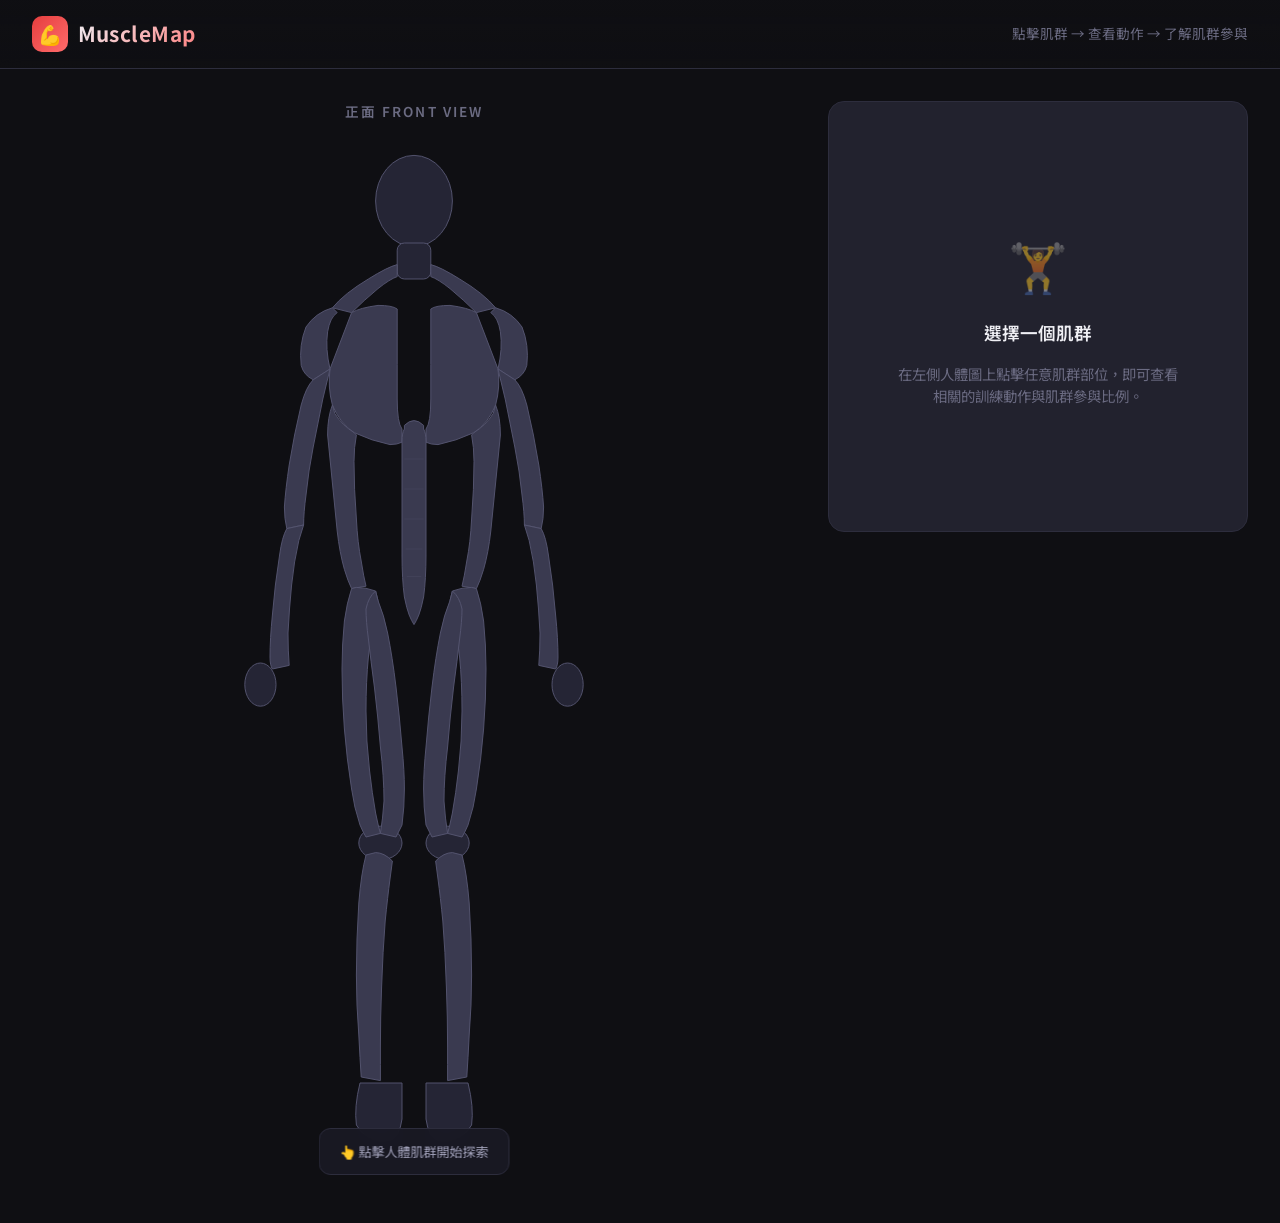
<file: index.html>
<!DOCTYPE html>
<html lang="zh-TW">
<head>
  <meta charset="UTF-8" />
  <meta name="viewport" content="width=device-width, initial-scale=1.0" />
  <title>肌群地圖 — 互動式人體肌群訓練推薦</title>
  <link rel="preconnect" href="https://fonts.googleapis.com" />
  <link rel="preconnect" href="https://fonts.gstatic.com" crossorigin />
  <link href="https://fonts.googleapis.com/css2?family=Noto+Sans+TC:wght@400;500;600;700;800&display=swap" rel="stylesheet" />
  <link rel="stylesheet" href="css/styles.css" />
</head>
<body>

  <!-- ===== Header ===== -->
  <header class="site-header">
    <div class="header-content">
      <div class="logo">
        <div class="logo-icon">💪</div>
        <h1>MuscleMap</h1>
      </div>
      <span class="header-subtitle">點擊肌群 → 查看動作 → 了解肌群參與</span>
    </div>
  </header>

  <!-- ===== Main App ===== -->
  <main class="app-container">

    <!-- Left: Body Map -->
    <section class="body-map-panel">
      <div class="view-label">正面 Front View</div>
      <div class="body-map-wrapper">
        <svg
          class="muscle-map-svg"
          viewBox="0 0 400 880"
          xmlns="http://www.w3.org/2000/svg"
          role="img"
          aria-label="Interactive front-view human body muscle map"
        >
          <defs>
            <linearGradient id="bodyGrad" x1="0" y1="0" x2="0" y2="1">
              <stop offset="0%" stop-color="#252535" />
              <stop offset="100%" stop-color="#1e1e2a" />
            </linearGradient>
            <filter id="glow">
              <feGaussianBlur stdDeviation="3" result="blur" />
              <feMerge>
                <feMergeNode in="blur" />
                <feMergeNode in="SourceGraphic" />
              </feMerge>
            </filter>
          </defs>

          <!-- ===== Non-interactive body parts ===== -->

          <!-- Head -->
          <ellipse class="body-part" cx="200" cy="55" rx="32" ry="38" />

          <!-- Neck -->
          <rect class="body-part" x="186" y="90" width="28" height="30" rx="6" />

          <!-- Hands -->
          <ellipse class="body-part" cx="72" cy="458" rx="13" ry="18" />
          <ellipse class="body-part" cx="328" cy="458" rx="13" ry="18" />

          <!-- Feet -->
          <path class="body-part" d="M155,790 Q150,810 152,825 Q158,838 180,838 Q188,835 190,820 L190,790 Z" />
          <path class="body-part" d="M245,790 Q250,810 248,825 Q242,838 220,838 Q212,835 210,820 L210,790 Z" />

          <!-- Knee caps -->
          <ellipse class="body-part" cx="172" cy="590" rx="18" ry="14" />
          <ellipse class="body-part" cx="228" cy="590" rx="18" ry="14" />

          <!-- ===== MUSCLE GROUPS (clickable) ===== -->

          <!-- === Trapezius (Left) === -->
          <path
            class="muscle-group"
            data-muscle="traps"
            d="M186,108 Q178,110 162,120 Q142,132 132,144
               L148,148 Q158,138 170,128 Q180,120 186,118 Z"
          />
          <!-- === Trapezius (Right) === -->
          <path
            class="muscle-group"
            data-muscle="traps"
            d="M214,108 Q222,110 238,120 Q258,132 268,144
               L252,148 Q242,138 230,128 Q220,120 214,118 Z"
          />

          <!-- === Left Deltoid === -->
          <path
            class="muscle-group"
            data-muscle="deltoids"
            d="M132,144 Q118,148 110,160 Q104,175 106,192
               Q108,200 116,204
               L130,195 Q126,178 128,164 Q130,152 136,148 Z"
          />
          <!-- === Right Deltoid === -->
          <path
            class="muscle-group"
            data-muscle="deltoids"
            d="M268,144 Q282,148 290,160 Q296,175 294,192
               Q292,200 284,204
               L270,195 Q274,178 272,164 Q270,152 264,148 Z"
          />

          <!-- === Left Pectoral === -->
          <path
            class="muscle-group"
            data-muscle="chest"
            d="M186,145 Q182,142 170,142 Q155,144 148,148
               L130,195 Q128,210 132,225
               Q138,240 150,248 Q165,255 180,258
               Q186,258 190,256 L190,245
               Q186,240 186,220 Q186,190 186,165 Z"
          />
          <!-- === Right Pectoral === -->
          <path
            class="muscle-group"
            data-muscle="chest"
            d="M214,145 Q218,142 230,142 Q245,144 252,148
               L270,195 Q272,210 268,225
               Q262,240 250,248 Q235,255 220,258
               Q214,258 210,256 L210,245
               Q214,240 214,220 Q214,190 214,165 Z"
          />

          <!-- === Left Bicep === -->
          <path
            class="muscle-group"
            data-muscle="biceps"
            d="M116,204 Q110,210 106,225 Q100,250 96,275
               Q93,295 92,310 Q92,320 94,328
               L108,325 Q108,315 110,300 Q112,280 116,260
               Q120,240 124,220 L130,195 Z"
          />
          <!-- === Right Bicep === -->
          <path
            class="muscle-group"
            data-muscle="biceps"
            d="M284,204 Q290,210 294,225 Q300,250 304,275
               Q307,295 308,310 Q308,320 306,328
               L292,325 Q292,315 290,300 Q288,280 284,260
               Q280,240 276,220 L270,195 Z"
          />

          <!-- === Left Forearm === -->
          <path
            class="muscle-group"
            data-muscle="forearms"
            d="M94,328 Q90,335 88,350 Q84,375 82,400
               Q80,420 80,435 Q80,442 82,445
               L96,442 Q95,430 95,415 Q96,395 98,375
               Q100,355 104,338 L108,325 Z"
          />
          <!-- === Right Forearm === -->
          <path
            class="muscle-group"
            data-muscle="forearms"
            d="M306,328 Q310,335 312,350 Q316,375 318,400
               Q320,420 320,435 Q320,442 318,445
               L304,442 Q305,430 305,415 Q304,395 302,375
               Q300,355 296,338 L292,325 Z"
          />

          <!-- === Left Obliques / Serratus === -->
          <path
            class="muscle-group"
            data-muscle="obliques"
            d="M132,225 Q128,235 128,250 Q130,270 132,290
               Q134,310 136,330 Q138,348 142,362
               Q145,372 148,378
               L160,376 Q158,368 156,355 Q153,340 152,320
               Q150,295 150,272 Q150,260 152,250
               L150,248 Q140,242 134,232 Z"
          />
          <!-- === Right Obliques / Serratus === -->
          <path
            class="muscle-group"
            data-muscle="obliques"
            d="M268,225 Q272,235 272,250 Q270,270 268,290
               Q266,310 264,330 Q262,348 258,362
               Q255,372 252,378
               L240,376 Q242,368 244,355 Q247,340 248,320
               Q250,295 250,272 Q250,260 248,250
               L250,248 Q260,242 266,232 Z"
          />

          <!-- === Abs (Rectus Abdominis) === -->
          <path
            class="muscle-group"
            data-muscle="abs"
            d="M190,256 Q190,248 192,245 L192,242 Q196,238 200,238 Q204,238 208,242
               L208,245 Q210,248 210,256
               L210,290 Q210,320 210,350
               Q210,370 208,385 Q206,395 204,400
               Q202,405 200,408 Q198,405 196,400
               Q194,395 192,385 Q190,370 190,350
               Q190,320 190,290 Z"
          />
          <!-- Abs horizontal lines (aesthetic) -->
          <line class="body-part" x1="192" y1="270" x2="208" y2="270" stroke-width="0.5" opacity="0.3" />
          <line class="body-part" x1="192" y1="295" x2="208" y2="295" stroke-width="0.5" opacity="0.3" />
          <line class="body-part" x1="192" y1="320" x2="208" y2="320" stroke-width="0.5" opacity="0.3" />
          <line class="body-part" x1="193" y1="345" x2="207" y2="345" stroke-width="0.5" opacity="0.3" />
          <line class="body-part" x1="194" y1="368" x2="206" y2="368" stroke-width="0.5" opacity="0.3" />

          <!-- === Left Quadriceps === -->
          <path
            class="muscle-group"
            data-muscle="quads"
            d="M148,378 Q144,390 142,405 Q140,425 140,445
               Q140,470 142,495 Q144,520 148,545
               Q150,560 155,575 Q158,582 160,585
               L172,582 Q170,575 168,565 Q165,548 163,530
               Q160,505 160,480 Q160,455 162,435
               Q164,418 166,405 Q168,395 170,388
               L168,380 Q160,377 152,377 Z"
          />
          <!-- === Right Quadriceps === -->
          <path
            class="muscle-group"
            data-muscle="quads"
            d="M252,378 Q256,390 258,405 Q260,425 260,445
               Q260,470 258,495 Q256,520 252,545
               Q250,560 245,575 Q242,582 240,585
               L228,582 Q230,575 232,565 Q235,548 237,530
               Q240,505 240,480 Q240,455 238,435
               Q236,418 234,405 Q232,395 230,388
               L232,380 Q240,377 248,377 Z"
          />

          <!-- === Left Adductors (Inner Thigh) === -->
          <path
            class="muscle-group"
            data-muscle="adductors"
            d="M170,388 Q175,400 178,415 Q182,435 185,460
               Q188,485 190,510 Q192,530 192,545
               Q192,560 190,575 L185,585
               L172,582 Q174,570 175,555 Q175,535 172,510
               Q170,485 167,460 Q164,438 162,420
               Q160,405 160,395 Q162,385 168,380 Z"
          />
          <!-- === Right Adductors (Inner Thigh) === -->
          <path
            class="muscle-group"
            data-muscle="adductors"
            d="M230,388 Q225,400 222,415 Q218,435 215,460
               Q212,485 210,510 Q208,530 208,545
               Q208,560 210,575 L215,585
               L228,582 Q226,570 225,555 Q225,535 228,510
               Q230,485 233,460 Q236,438 238,420
               Q240,405 240,395 Q238,385 232,380 Z"
          />

          <!-- === Left Tibialis / Calf (front) === -->
          <path
            class="muscle-group"
            data-muscle="tibialis"
            d="M160,600 Q156,615 154,640 Q152,670 152,700
               Q152,725 154,750 Q155,770 156,785
               L172,788 Q172,775 172,760 Q172,735 173,710
               Q174,680 176,655 Q178,635 180,620
               L182,605 Q175,598 168,598 Z"
          />
          <!-- === Right Tibialis / Calf (front) === -->
          <path
            class="muscle-group"
            data-muscle="tibialis"
            d="M240,600 Q244,615 246,640 Q248,670 248,700
               Q248,725 246,750 Q245,770 244,785
               L228,788 Q228,775 228,760 Q228,735 227,710
               Q226,680 224,655 Q222,635 220,620
               L218,605 Q225,598 232,598 Z"
          />

          <!-- ===== Percentage labels (hidden by default, shown on exercise select) ===== -->
          <!-- These are positioned dynamically by JavaScript -->

        </svg>

        <!-- Instructions tooltip -->
        <div class="instructions" id="instructions">
          <p>👆 點擊人體肌群開始探索</p>
        </div>

        <!-- Color legend -->
        <div class="legend" id="legend">
          <div class="legend-item">
            <div class="legend-color" style="background: rgba(220, 38, 38, 0.95);"></div>
            <span>主肌群 ≥80%</span>
          </div>
          <div class="legend-item">
            <div class="legend-color" style="background: rgba(248, 113, 113, 0.80);"></div>
            <span>次肌群 40-79%</span>
          </div>
          <div class="legend-item">
            <div class="legend-color" style="background: rgba(254, 202, 202, 0.55);"></div>
            <span>輔助 &lt;40%</span>
          </div>
        </div>
      </div>
    </section>

    <!-- Right: Exercise Panel -->
    <aside class="exercise-panel" id="exercisePanel">
      <button class="back-btn" id="backBtn" title="返回肌群選擇">
        ← 返回肌群選擇
      </button>

      <!-- Placeholder when no muscle selected -->
      <div class="placeholder-state" id="placeholder">
        <div class="placeholder-icon">🏋️</div>
        <h3>選擇一個肌群</h3>
        <p>在左側人體圖上點擊任意肌群部位，即可查看相關的訓練動作與肌群參與比例。</p>
      </div>

      <!-- Muscle info header (hidden by default) -->
      <div class="panel-header" id="muscleInfo" style="display: none;">
        <h2>
          <span class="muscle-name" id="muscleName"></span>
          <span id="muscleNameEn" style="font-weight: 400; font-size: 0.85rem; color: var(--text-muted); margin-left: 0.5rem;"></span>
        </h2>
        <p id="muscleSubtitle">點擊下方動作查看肌群參與分析</p>
        <div class="sub-groups" id="subGroups"></div>
      </div>

      <!-- Exercise list (populated by JS) -->
      <div class="exercise-list" id="exerciseList"></div>
    </aside>

  </main>

  <script src="js/muscleData.js"></script>
  <script src="js/app.js"></script>
</body>
</html>
</file>
<file: css/styles.css>
/* ===== CSS Reset & Base ===== */
*,
*::before,
*::after {
  margin: 0;
  padding: 0;
  box-sizing: border-box;
}

:root {
  --bg-primary: #0f0f13;
  --bg-secondary: #1a1a24;
  --bg-card: #22222e;
  --bg-card-hover: #2a2a38;
  --text-primary: #f0f0f5;
  --text-secondary: #a0a0b8;
  --text-muted: #6b6b82;
  --accent: #e53e3e;
  --accent-light: #fc8181;
  --accent-glow: rgba(229, 62, 62, 0.3);
  --border: #2d2d3d;
  --border-light: #3d3d50;
  --muscle-default: #3a3a50;
  --muscle-hover: #4a4a65;
  --body-outline: #555570;
  --transition-fast: 0.15s ease;
  --transition-normal: 0.25s ease;
  --transition-slow: 0.4s ease;
  --font-main: 'Noto Sans TC', 'Segoe UI', 'Helvetica Neue', Arial, sans-serif;
  --radius-sm: 8px;
  --radius-md: 12px;
  --radius-lg: 16px;
}

html {
  font-size: 16px;
  scroll-behavior: smooth;
}

body {
  font-family: var(--font-main);
  background: var(--bg-primary);
  color: var(--text-primary);
  min-height: 100vh;
  overflow-x: hidden;
  line-height: 1.6;
}

/* ===== Scrollbar ===== */
::-webkit-scrollbar {
  width: 6px;
}
::-webkit-scrollbar-track {
  background: var(--bg-secondary);
}
::-webkit-scrollbar-thumb {
  background: var(--border-light);
  border-radius: 3px;
}
::-webkit-scrollbar-thumb:hover {
  background: var(--text-muted);
}

/* ===== Header ===== */
.site-header {
  background: linear-gradient(180deg, rgba(15, 15, 19, 0.98) 0%, rgba(15, 15, 19, 0.85) 100%);
  backdrop-filter: blur(12px);
  border-bottom: 1px solid var(--border);
  padding: 1rem 2rem;
  position: sticky;
  top: 0;
  z-index: 100;
}

.header-content {
  max-width: 1440px;
  margin: 0 auto;
  display: flex;
  align-items: center;
  gap: 1rem;
}

.logo {
  display: flex;
  align-items: center;
  gap: 0.6rem;
}

.logo-icon {
  width: 36px;
  height: 36px;
  background: linear-gradient(135deg, var(--accent), #ff6b6b);
  border-radius: 10px;
  display: flex;
  align-items: center;
  justify-content: center;
  font-size: 1.2rem;
}

.logo h1 {
  font-size: 1.3rem;
  font-weight: 700;
  background: linear-gradient(135deg, var(--text-primary), var(--accent-light));
  -webkit-background-clip: text;
  -webkit-text-fill-color: transparent;
  background-clip: text;
  letter-spacing: 0.02em;
}

.header-subtitle {
  color: var(--text-muted);
  font-size: 0.85rem;
  margin-left: auto;
}

/* ===== Main Layout ===== */
.app-container {
  max-width: 1440px;
  margin: 0 auto;
  padding: 2rem;
  display: grid;
  grid-template-columns: 1fr minmax(340px, 420px);
  gap: 2rem;
  min-height: calc(100vh - 70px);
}

/* ===== Left Panel: Body Map ===== */
.body-map-panel {
  display: flex;
  flex-direction: column;
  align-items: center;
  justify-content: flex-start;
}

.body-map-wrapper {
  position: relative;
  width: 100%;
  max-width: 480px;
  margin: 0 auto;
}

.view-label {
  text-align: center;
  color: var(--text-muted);
  font-size: 0.85rem;
  font-weight: 600;
  text-transform: uppercase;
  letter-spacing: 0.15em;
  margin-bottom: 0.75rem;
}

/* SVG Muscle Map */
.muscle-map-svg {
  width: 100%;
  height: auto;
  display: block;
}

.muscle-map-svg .body-base {
  fill: #1e1e2a;
  stroke: var(--body-outline);
  stroke-width: 1;
}

.muscle-map-svg .body-part {
  fill: #252535;
  stroke: var(--body-outline);
  stroke-width: 0.8;
}

.muscle-map-svg .muscle-group {
  fill: var(--muscle-default);
  stroke: var(--body-outline);
  stroke-width: 0.8;
  cursor: pointer;
  transition: fill var(--transition-fast), stroke var(--transition-fast), filter var(--transition-fast);
}

.muscle-map-svg .muscle-group:hover {
  fill: var(--muscle-hover);
  stroke: var(--accent-light);
  stroke-width: 1.2;
  filter: brightness(1.2);
}

.muscle-map-svg .muscle-group.active {
  fill: var(--accent);
  stroke: #fff;
  stroke-width: 1.5;
  filter: drop-shadow(0 0 8px var(--accent-glow));
}

.muscle-map-svg .muscle-group.highlighted {
  transition: fill var(--transition-normal);
}

.muscle-map-svg .muscle-group.highlighted:hover {
  filter: brightness(1.15);
}

/* Muscle labels on SVG */
.muscle-map-svg .muscle-label {
  font-family: var(--font-main);
  font-size: 8px;
  font-weight: 700;
  fill: #fff;
  text-anchor: middle;
  pointer-events: none;
  opacity: 0;
  transition: opacity var(--transition-normal);
  text-shadow: 0 1px 3px rgba(0,0,0,0.8);
}

.muscle-map-svg .muscle-label.visible {
  opacity: 1;
}

.muscle-map-svg .percentage-label {
  font-family: var(--font-main);
  font-size: 10px;
  font-weight: 800;
  fill: #fff;
  text-anchor: middle;
  pointer-events: none;
  opacity: 0;
  transition: opacity var(--transition-normal);
}

.muscle-map-svg .percentage-label.visible {
  opacity: 1;
}

.muscle-map-svg .percentage-label-bg {
  fill: rgba(0, 0, 0, 0.6);
  rx: 4;
  ry: 4;
  pointer-events: none;
  opacity: 0;
  transition: opacity var(--transition-normal);
}

.muscle-map-svg .percentage-label-bg.visible {
  opacity: 1;
}

/* ===== Right Panel: Exercise List ===== */
.exercise-panel {
  display: flex;
  flex-direction: column;
  gap: 1rem;
  max-height: calc(100vh - 120px);
  position: sticky;
  top: 85px;
}

.panel-header {
  background: var(--bg-card);
  border: 1px solid var(--border);
  border-radius: var(--radius-lg);
  padding: 1.25rem 1.5rem;
}

.panel-header h2 {
  font-size: 1.1rem;
  font-weight: 700;
  color: var(--text-primary);
  margin-bottom: 0.25rem;
}

.panel-header .muscle-name {
  color: var(--accent-light);
}

.panel-header p {
  font-size: 0.85rem;
  color: var(--text-secondary);
}

.panel-header .sub-groups {
  display: flex;
  flex-wrap: wrap;
  gap: 0.4rem;
  margin-top: 0.75rem;
}

.panel-header .sub-group-tag {
  background: rgba(229, 62, 62, 0.15);
  border: 1px solid rgba(229, 62, 62, 0.3);
  color: var(--accent-light);
  padding: 0.2rem 0.6rem;
  border-radius: 20px;
  font-size: 0.75rem;
  font-weight: 500;
}

/* Placeholder state */
.placeholder-state {
  background: var(--bg-card);
  border: 1px solid var(--border);
  border-radius: var(--radius-lg);
  padding: 3rem 2rem;
  text-align: center;
  flex: 1;
  display: flex;
  flex-direction: column;
  align-items: center;
  justify-content: center;
  gap: 1rem;
}

.placeholder-state .placeholder-icon {
  font-size: 3rem;
  opacity: 0.5;
}

.placeholder-state h3 {
  font-size: 1.1rem;
  color: var(--text-primary);
  font-weight: 600;
}

.placeholder-state p {
  color: var(--text-muted);
  font-size: 0.9rem;
  max-width: 280px;
  line-height: 1.5;
}

/* Exercise list */
.exercise-list {
  display: flex;
  flex-direction: column;
  gap: 0.5rem;
  overflow-y: auto;
  padding-right: 0.25rem;
  flex: 1;
}

.exercise-card {
  background: var(--bg-card);
  border: 1px solid var(--border);
  border-radius: var(--radius-md);
  padding: 1rem 1.25rem;
  cursor: pointer;
  transition: all var(--transition-fast);
  position: relative;
  overflow: hidden;
}

.exercise-card::before {
  content: '';
  position: absolute;
  left: 0;
  top: 0;
  bottom: 0;
  width: 3px;
  background: var(--accent);
  opacity: 0;
  transition: opacity var(--transition-fast);
}

.exercise-card:hover {
  background: var(--bg-card-hover);
  border-color: var(--border-light);
  transform: translateX(4px);
}

.exercise-card:hover::before {
  opacity: 1;
}

.exercise-card.active {
  background: var(--bg-card-hover);
  border-color: var(--accent);
  box-shadow: 0 0 20px rgba(229, 62, 62, 0.1);
}

.exercise-card.active::before {
  opacity: 1;
}

.exercise-card .exercise-name {
  font-size: 1rem;
  font-weight: 700;
  color: var(--text-primary);
  margin-bottom: 0.15rem;
}

.exercise-card .exercise-name-en {
  font-size: 0.8rem;
  color: var(--text-muted);
  margin-bottom: 0.5rem;
}

.exercise-card .exercise-desc {
  font-size: 0.82rem;
  color: var(--text-secondary);
  line-height: 1.5;
  display: none;
}

.exercise-card.active .exercise-desc {
  display: block;
}

/* Muscle involvement bars */
.muscle-bars {
  margin-top: 0.75rem;
  display: none;
  flex-direction: column;
  gap: 0.4rem;
}

.exercise-card.active .muscle-bars {
  display: flex;
}

.muscle-bar-row {
  display: flex;
  align-items: center;
  gap: 0.5rem;
}

.muscle-bar-label {
  font-size: 0.75rem;
  color: var(--text-secondary);
  min-width: 80px;
  text-align: right;
}

.muscle-bar-track {
  flex: 1;
  height: 6px;
  background: rgba(255, 255, 255, 0.08);
  border-radius: 3px;
  overflow: hidden;
}

.muscle-bar-fill {
  height: 100%;
  border-radius: 3px;
  background: linear-gradient(90deg, var(--accent), var(--accent-light));
  transition: width var(--transition-slow);
}

.muscle-bar-pct {
  font-size: 0.75rem;
  font-weight: 700;
  color: var(--accent-light);
  min-width: 32px;
}

/* Back button */
.back-btn {
  display: none;
  align-items: center;
  gap: 0.5rem;
  background: var(--bg-card);
  border: 1px solid var(--border);
  border-radius: var(--radius-sm);
  padding: 0.5rem 1rem;
  color: var(--text-secondary);
  font-size: 0.85rem;
  cursor: pointer;
  transition: all var(--transition-fast);
  font-family: var(--font-main);
}

.back-btn:hover {
  background: var(--bg-card-hover);
  color: var(--text-primary);
  border-color: var(--border-light);
}

.back-btn.visible {
  display: inline-flex;
}

/* ===== Instructions Overlay ===== */
.instructions {
  position: absolute;
  bottom: 1rem;
  left: 50%;
  transform: translateX(-50%);
  background: rgba(26, 26, 36, 0.92);
  backdrop-filter: blur(8px);
  border: 1px solid var(--border);
  border-radius: var(--radius-md);
  padding: 0.75rem 1.25rem;
  text-align: center;
  pointer-events: none;
  transition: opacity var(--transition-normal);
  white-space: nowrap;
}

.instructions.hidden {
  opacity: 0;
}

.instructions p {
  color: var(--text-secondary);
  font-size: 0.82rem;
}

.instructions .key-hint {
  display: inline-block;
  background: rgba(255, 255, 255, 0.1);
  padding: 0.1rem 0.5rem;
  border-radius: 4px;
  font-size: 0.75rem;
  color: var(--text-muted);
  margin-left: 0.25rem;
}

/* ===== Legend ===== */
.legend {
  display: none;
  align-items: center;
  justify-content: center;
  gap: 1.5rem;
  padding: 0.75rem 1rem;
  margin-top: 0.5rem;
}

.legend.visible {
  display: flex;
}

.legend-item {
  display: flex;
  align-items: center;
  gap: 0.4rem;
  font-size: 0.75rem;
  color: var(--text-secondary);
}

.legend-color {
  width: 14px;
  height: 14px;
  border-radius: 3px;
  border: 1px solid rgba(255,255,255,0.1);
}

/* ===== Responsive ===== */
@media (max-width: 900px) {
  .app-container {
    grid-template-columns: 1fr;
    padding: 1rem;
    gap: 1.5rem;
  }

  .exercise-panel {
    position: static;
    max-height: none;
  }

  .body-map-wrapper {
    max-width: 360px;
  }

  .header-subtitle {
    display: none;
  }
}

@media (max-width: 480px) {
  .site-header {
    padding: 0.75rem 1rem;
  }

  .logo h1 {
    font-size: 1.1rem;
  }

  .app-container {
    padding: 0.75rem;
  }

  .body-map-wrapper {
    max-width: 300px;
  }

  .panel-header {
    padding: 1rem;
  }

  .exercise-card {
    padding: 0.85rem 1rem;
  }
}

/* ===== Animations ===== */
@keyframes fadeIn {
  from { opacity: 0; transform: translateY(8px); }
  to { opacity: 1; transform: translateY(0); }
}

.exercise-card {
  animation: fadeIn var(--transition-normal) ease both;
}

.exercise-card:nth-child(1) { animation-delay: 0.02s; }
.exercise-card:nth-child(2) { animation-delay: 0.05s; }
.exercise-card:nth-child(3) { animation-delay: 0.08s; }
.exercise-card:nth-child(4) { animation-delay: 0.11s; }
.exercise-card:nth-child(5) { animation-delay: 0.14s; }
.exercise-card:nth-child(6) { animation-delay: 0.17s; }
.exercise-card:nth-child(7) { animation-delay: 0.20s; }
.exercise-card:nth-child(8) { animation-delay: 0.23s; }

@keyframes pulse {
  0%, 100% { filter: drop-shadow(0 0 6px var(--accent-glow)); }
  50% { filter: drop-shadow(0 0 14px var(--accent-glow)); }
}

.muscle-map-svg .muscle-group.active {
  animation: pulse 2s ease-in-out infinite;
}
</file>
